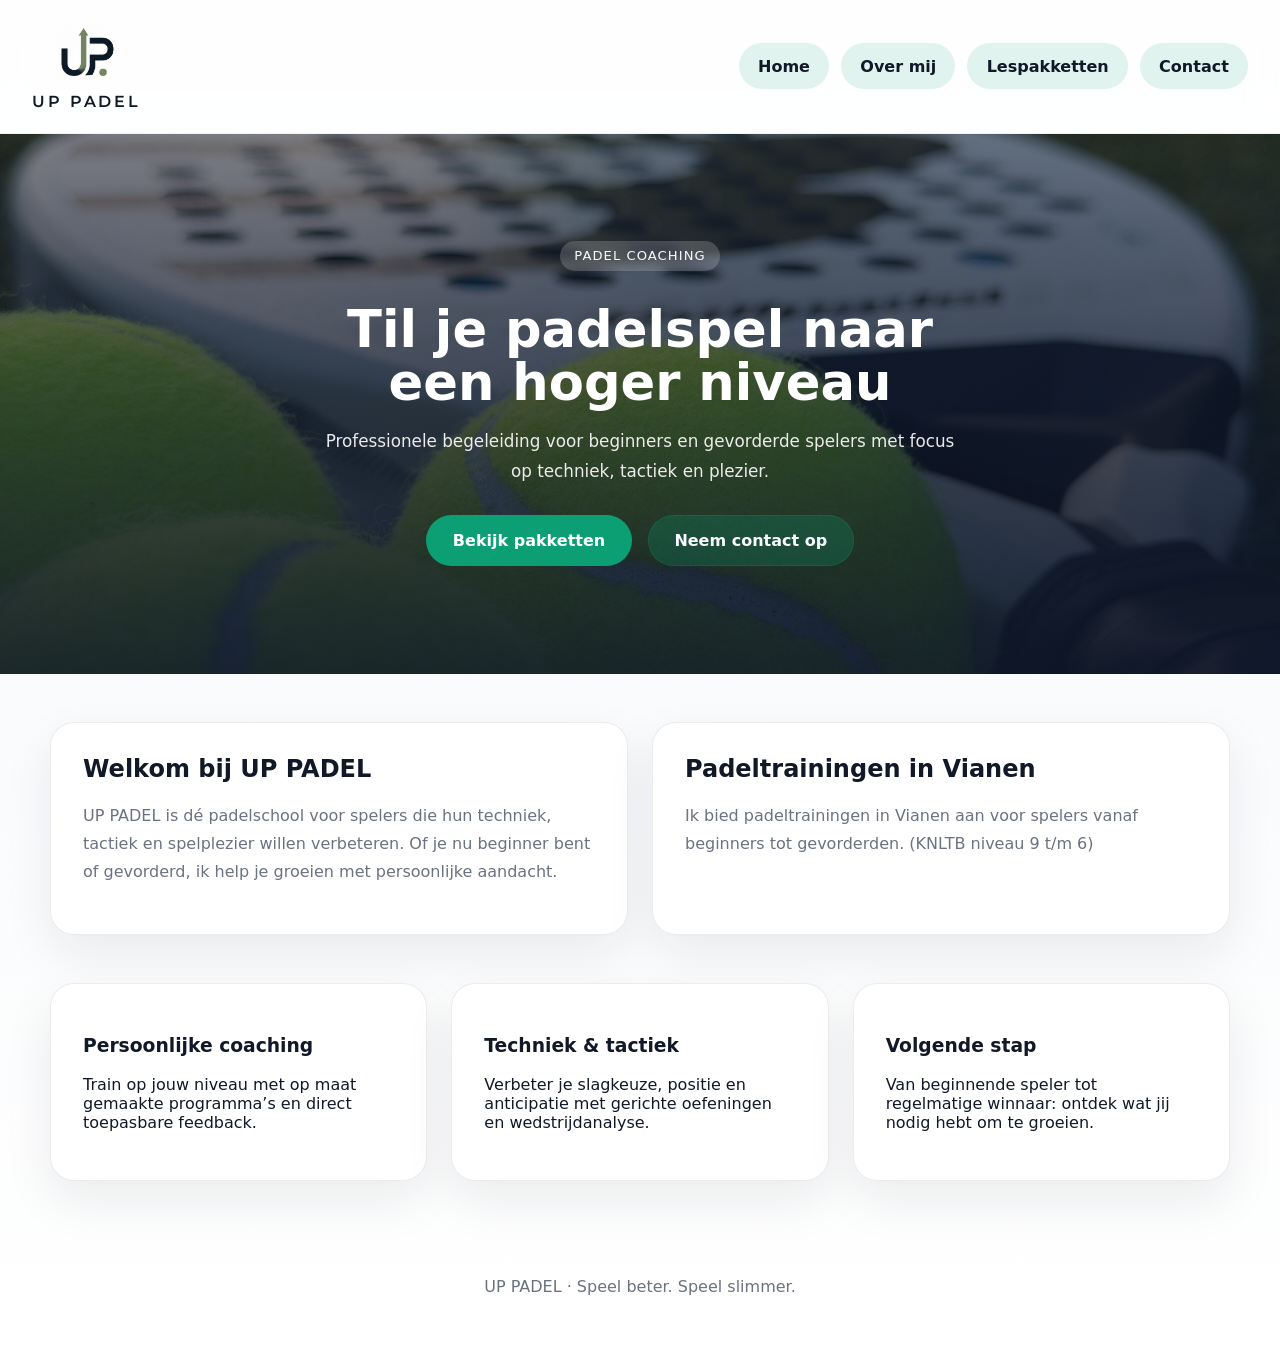
<file: index.html>
<!DOCTYPE html>
<html lang="nl">
<head>
  <meta charset="UTF-8">
  <meta name="viewport" content="width=device-width, initial-scale=1.0">
  <title>UP PADEL – Home</title>
  <link rel="stylesheet" href="style.css">
  <link rel="icon" type="image/png" href="img/favicon_edited.ico">
</head>
<body>
  <div class="page-shell">
    <header class="site-header">
      <a class="brand-link" href="index.html">
        <img class="brand-mark" src="img/Logo_only.png" alt="UPPADEL logo">
        <span class="brand-title">UP Padel</span>
      </a>
      <nav class="site-nav">
        <a href="index.html">Home</a>
        <a href="over.html">Over mij</a>
        <a href="pakketten.html">Lespakketten</a>
        <a href="contact.html">Contact</a>
      </nav>
    </header>

    <main>
      <section class="hero" style="background-image: url('img/index_bg.jpg');">
        <div class="hero-overlay"></div>
        <div class="hero-content">
          <span class="eyebrow">Padel coaching</span>
          <h1>Til je padelspel naar een hoger niveau</h1>
          <p>Professionele begeleiding voor beginners en gevorderde spelers met focus op techniek, tactiek en plezier.</p>
          <div class="hero-actions">
            <a class="button" href="pakketten.html">Bekijk pakketten</a>
            <a class="button button-secondary" href="contact.html">Neem contact op</a>
          </div>
        </div>
      </section>

      <section class="container intro-grid">
        <article class="card feature-card">
          <h2>Welkom bij UP PADEL</h2>
          <p>UP PADEL is dé padelschool voor spelers die hun techniek, tactiek en spelplezier willen verbeteren. Of je nu beginner bent of gevorderd, ik help je groeien met persoonlijke aandacht.</p>
        </article>

        <article class="card feature-card">
          <h2>Padeltrainingen in Vianen</h2>
          <p>Ik bied padeltrainingen in Vianen aan voor spelers vanaf beginners tot gevorderden. (KNLTB niveau 9 t/m 6)</p>
        </article>
      </section>

      <section class="container highlight-grid">
        <article class="card highlight-card">
          <h3>Persoonlijke coaching</h3>
          <p>Train op jouw niveau met op maat gemaakte programma’s en direct toepasbare feedback.</p>
        </article>
        <article class="card highlight-card">
          <h3>Techniek & tactiek</h3>
          <p>Verbeter je slagkeuze, positie en anticipatie met gerichte oefeningen en wedstrijdanalyse.</p>
        </article>
        <article class="card highlight-card">
          <h3>Volgende stap</h3>
          <p>Van beginnende speler tot regelmatige winnaar: ontdek wat jij nodig hebt om te groeien.</p>
        </article>
      </section>
    </main>

    <footer class="site-footer">
      <p>UP PADEL · Speel beter. Speel slimmer.</p>
    </footer>
  </div>
</body>
</html>
</file>
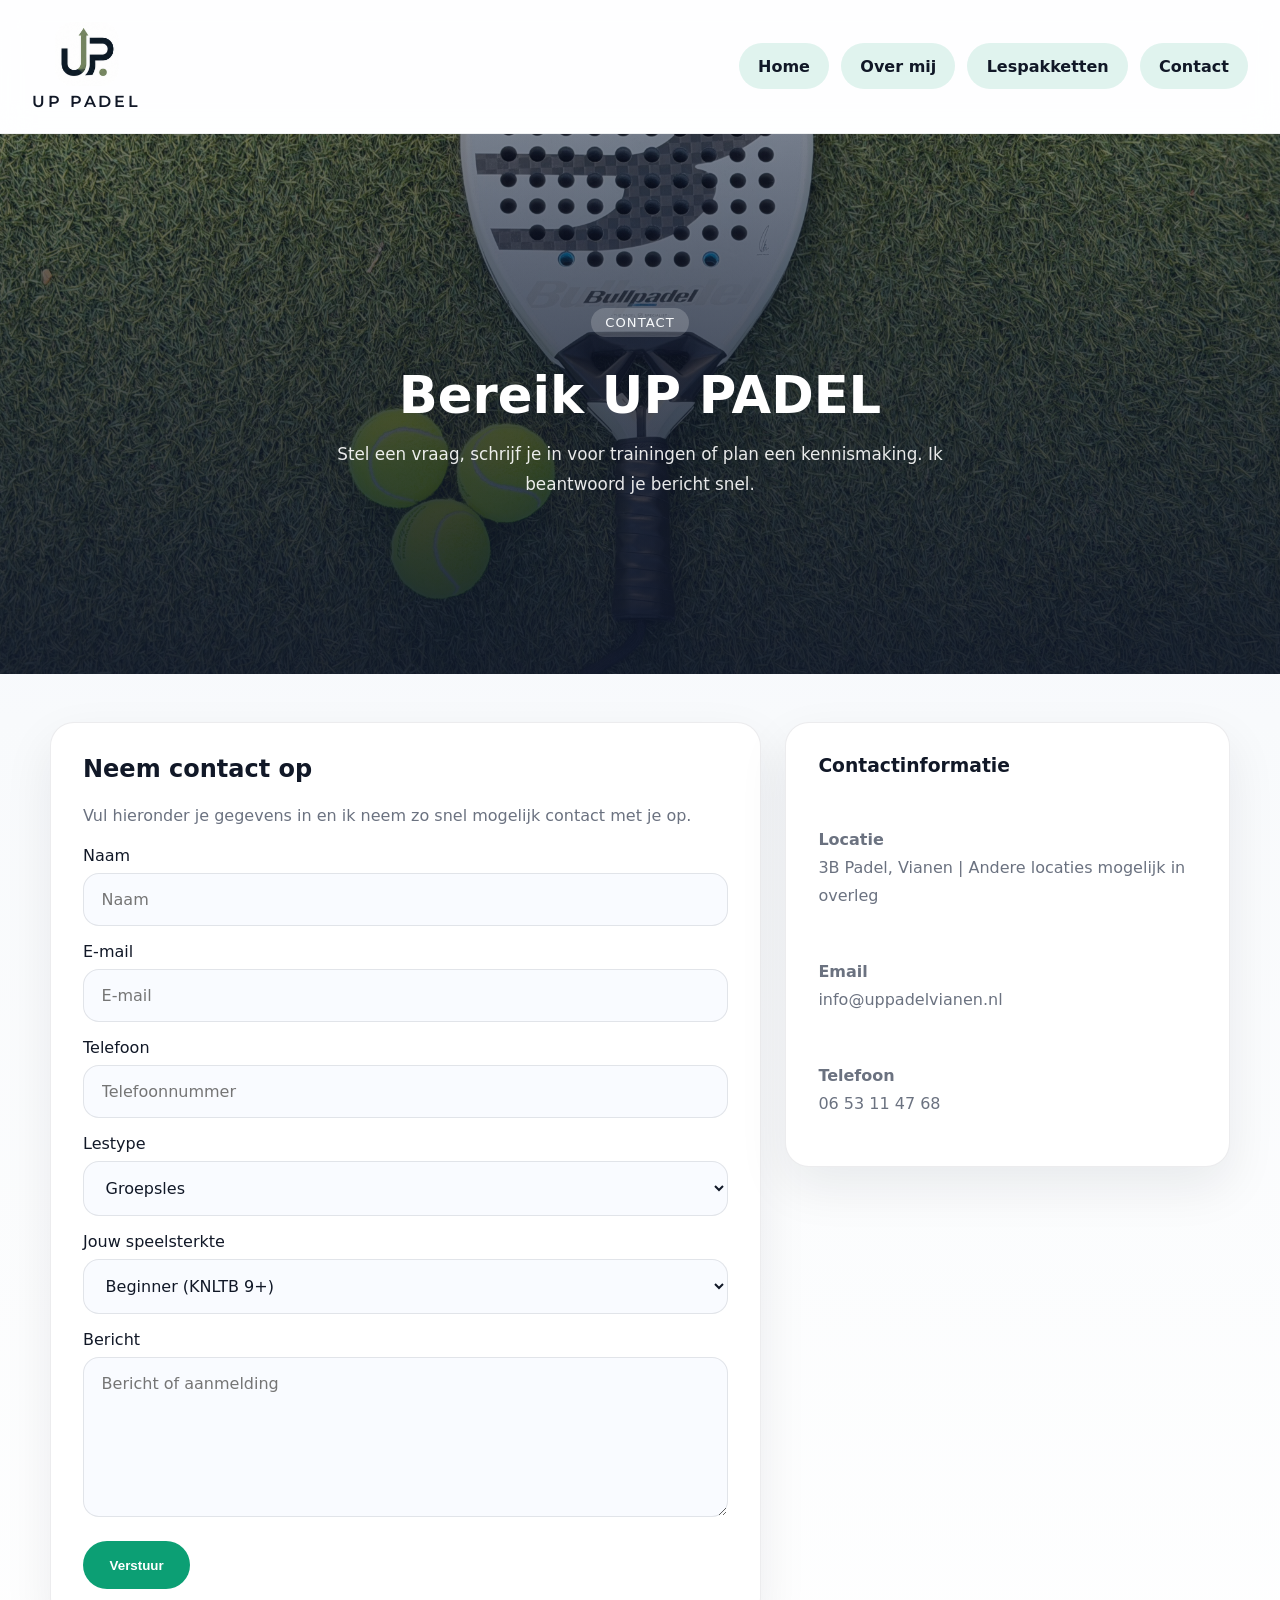
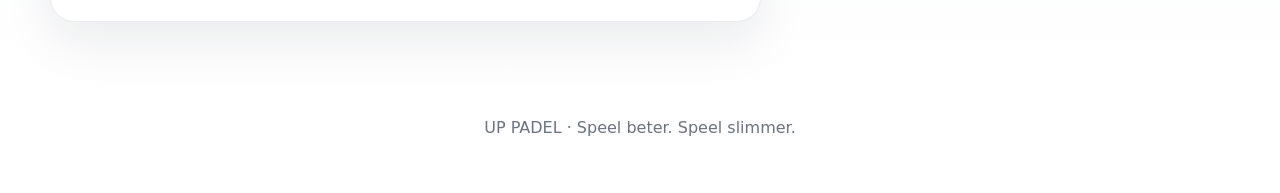
<file: contact.html>
<!DOCTYPE html>
<html lang="nl">
<head>
  <meta charset="UTF-8">
  <meta name="viewport" content="width=device-width, initial-scale=1.0">
  <title>Contact – UP PADEL</title>
  <link rel="stylesheet" href="style.css">
  <link rel="icon" type="image/png" href="img/favicon_edited.ico">
</head>
<body>
  <div class="page-shell">
    <header class="site-header">
      <a class="brand-link" href="index.html">
        <img class="brand-mark" src="img/Logo_only.png" alt="UPPADEL logo">
        <span class="brand-title">UP Padel</span>
      </a>
      <nav class="site-nav">
        <a href="index.html">Home</a>
        <a href="over.html">Over mij</a>
        <a href="pakketten.html">Lespakketten</a>
        <a href="contact.html">Contact</a>
      </nav>
    </header>

    <main>
      <section class="hero" style="background-image: url('img/contact_bg.jpg');">
        <div class="hero-overlay"></div>
        <div class="hero-content small">
          <span class="eyebrow">Contact</span>
          <h1>Bereik UP PADEL</h1>
          <p>Stel een vraag, schrijf je in voor trainingen of plan een kennismaking. Ik beantwoord je bericht snel.</p>
        </div>
      </section>

      <section class="container contact-grid">
        <article class="card contact-card">
          <h2>Neem contact op</h2>
          <p>Vul hieronder je gegevens in en ik neem zo snel mogelijk contact met je op.</p>
          <form action="https://formspree.io/f/xojzgbyb" method="POST">
            <label>
              <span>Naam</span>
              <input type="text" name="name" placeholder="Naam" required>
            </label>
            <label>
              <span>E-mail</span>
              <input type="email" name="email" placeholder="E-mail" required>
            </label>
            <label>
              <span>Telefoon</span>
              <input type="tel" name="phone" placeholder="Telefoonnummer">
            </label>
            <label>
              <span>Lestype</span>
              <select name="lestype" required>
                <option value="Groepsles">Groepsles</option>
                <option value="Individuele les">Individuele les</option>
                <option value="Clinic">Clinic</option>
                <option value="Anders">Anders</option>
              </select>
            </label>
            <label>
              <span>Jouw speelsterkte</span>
              <select name="speelsterkte" required>
                <option value="Beginner (KNLTB 9+)">Beginner (KNLTB 9+)</option>
                <option value="Gevorderd beginner (KNLTB 8)">Gevorderd beginner (KNLTB 8)</option>
                <option value="Laag intermediate (KNLTB 7)">Laag intermediate (KNLTB 7)</option>
                <option value="Intermediate (KNLTB 6)">Intermediate (KNLTB 6)</option>
                <option value="Weet ik niet">Weet ik niet</option>
                <option value="Niet van toepassing">Niet van toepassing</option>
              </select>
            </label>
            <label>
              <span>Bericht</span>
              <textarea name="message" rows="5" placeholder="Bericht of aanmelding" required></textarea>
            </label>
            <button type="submit">Verstuur</button>
          </form>
        </article>

        <aside class="card info-card">
          <h3>Contactinformatie</h3>
          <p><strong>Locatie</strong><br>3B Padel, Vianen | Andere locaties mogelijk in overleg</p>
          <p><strong>Email</strong><br>info@uppadelvianen.nl</p>
          <p><strong>Telefoon</strong><br>06 53 11 47 68</p>
        </aside>
      </section>
    </main>

    <footer class="site-footer">
      <p>UP PADEL · Speel beter. Speel slimmer.</p>
    </footer>
  </div>
</body>
</html>
</file>
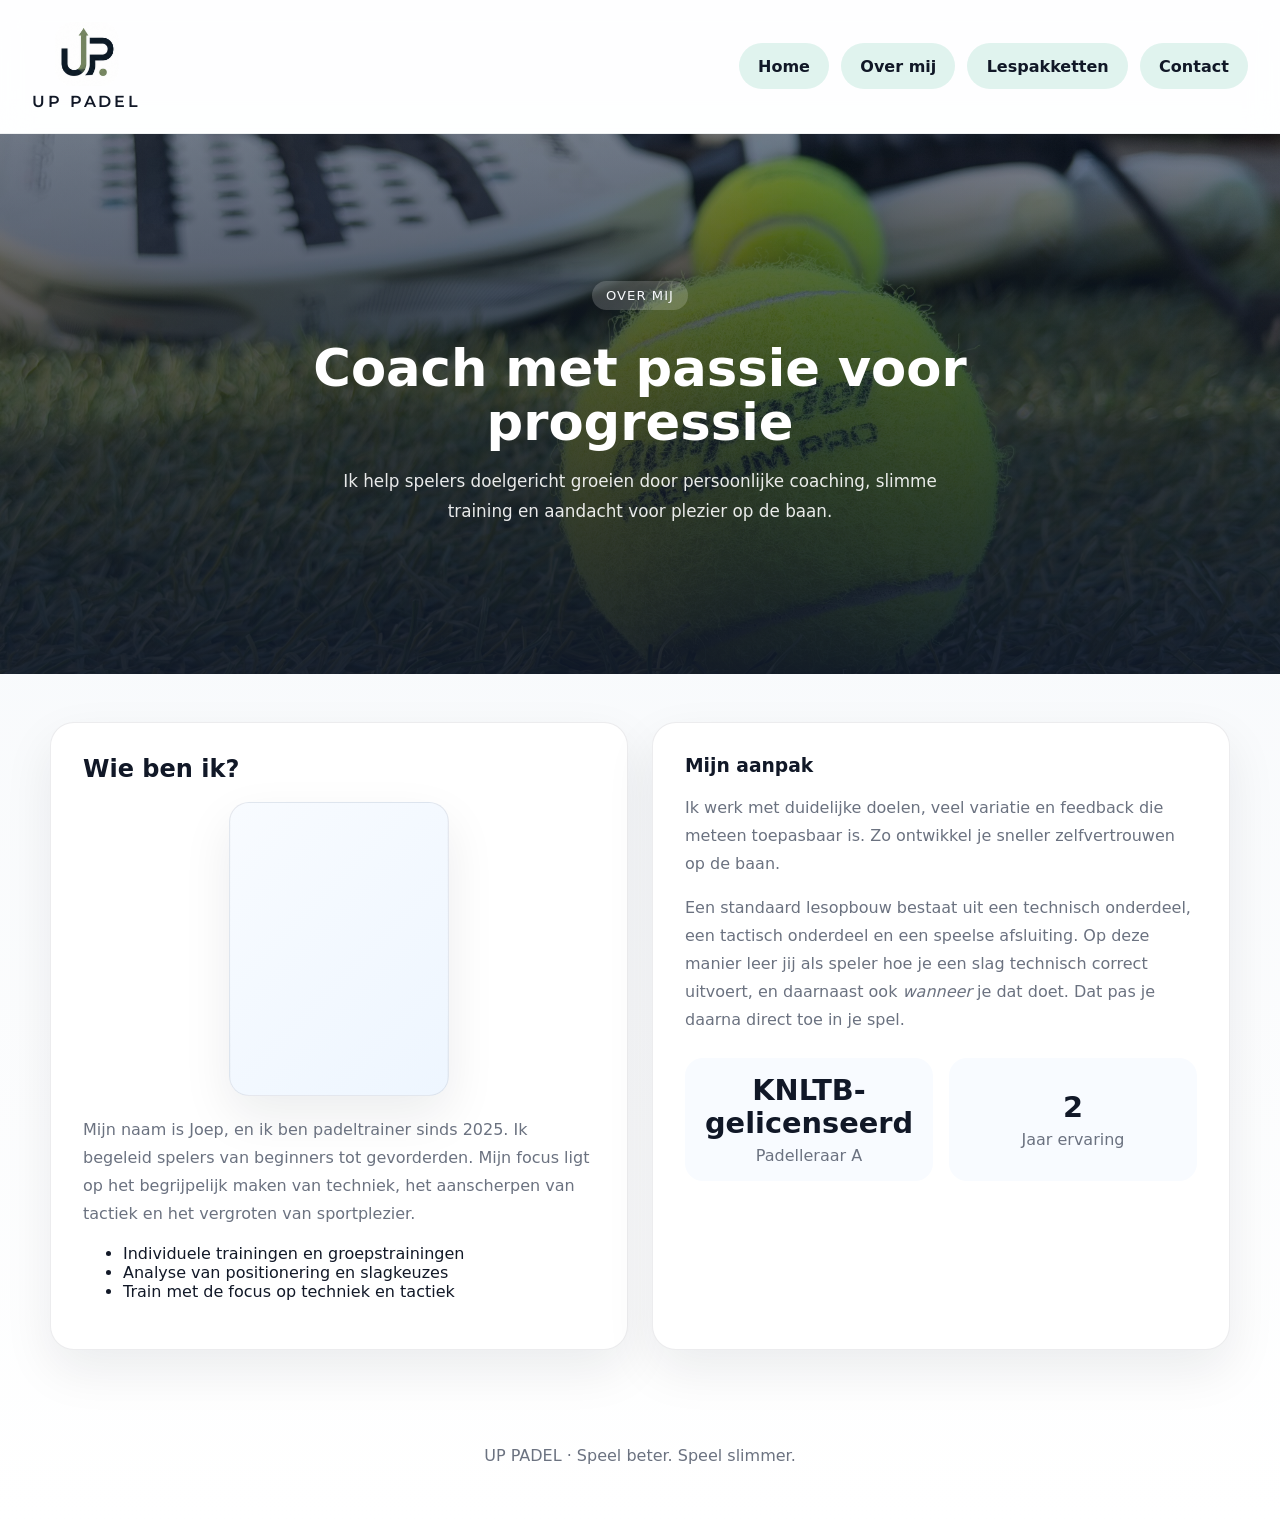
<file: over.html>
<!DOCTYPE html>
<html lang="nl">
<head>
  <meta charset="UTF-8">
  <meta name="viewport" content="width=device-width, initial-scale=1.0">
  <title>Over mij – UP PADEL</title>
  <link rel="stylesheet" href="style.css">
  <link rel="icon" type="image/png" href="img/favicon_edited.ico">
</head>
<body>
  <div class="page-shell">
    <header class="site-header">
      <a class="brand-link" href="index.html">
        <img class="brand-mark" src="img/Logo_only.png" alt="UPPADEL logo">
        <span class="brand-title">UP Padel</span>
      </a>
      <nav class="site-nav">
        <a href="index.html">Home</a>
        <a href="over.html">Over mij</a>
        <a href="pakketten.html">Lespakketten</a>
        <a href="contact.html">Contact</a>
      </nav>
    </header>

    <main>
      <section class="hero" style="background-image: url('img/overmij_bg.jpg');">
        <div class="hero-overlay"></div>
        <div class="hero-content small">
          <span class="eyebrow">Over mij</span>
          <h1>Coach met passie voor progressie</h1>
          <p>Ik help spelers doelgericht groeien door persoonlijke coaching, slimme training en aandacht voor plezier op de baan.</p>
        </div>
      </section>

      <section class="container about-grid">
        <article class="card about-card">
          <h2>Wie ben ik?</h2>
          <div class="profile-photo-frame">
            <img class="profile-photo" src="img/pasfotoleeg.png" alt="Pasfoto van Joep">
          </div>
          <p>Mijn naam is Joep, en ik ben padeltrainer sinds 2025. Ik begeleid spelers van beginners tot gevorderden. Mijn focus ligt op het begrijpelijk maken van techniek, het aanscherpen van tactiek en het vergroten van sportplezier.</p>
          <ul>
            <li>Individuele trainingen en groepstrainingen</li>
            <li>Analyse van positionering en slagkeuzes</li>
            <li>Train met de focus op techniek en tactiek</li>
          </ul>
        </article>

        <article class="card about-card">
          <h3>Mijn aanpak</h3>
          <p>Ik werk met duidelijke doelen, veel variatie en feedback die meteen toepasbaar is. Zo ontwikkel je sneller zelfvertrouwen op de baan.</p>
          <p>Een standaard lesopbouw bestaat uit een technisch onderdeel, een tactisch onderdeel en een speelse afsluiting. Op deze manier leer jij als speler hoe je een slag technisch correct uitvoert, en daarnaast ook <i>wanneer</i> je dat doet. Dat pas je daarna direct toe in je spel.</p>
          <div class="stat-grid">
            <div>
              <strong>KNLTB- gelicenseerd</strong>
              <span>Padelleraar A</span>
            </div>
            <div>
              <strong>2</strong>
              <span>Jaar ervaring</span>
            </div>
          </div>
        </article>
      </section>
    </main>

    <footer class="site-footer">
      <p>UP PADEL · Speel beter. Speel slimmer.</p>
    </footer>
  </div>
</body>
</html>
</file>
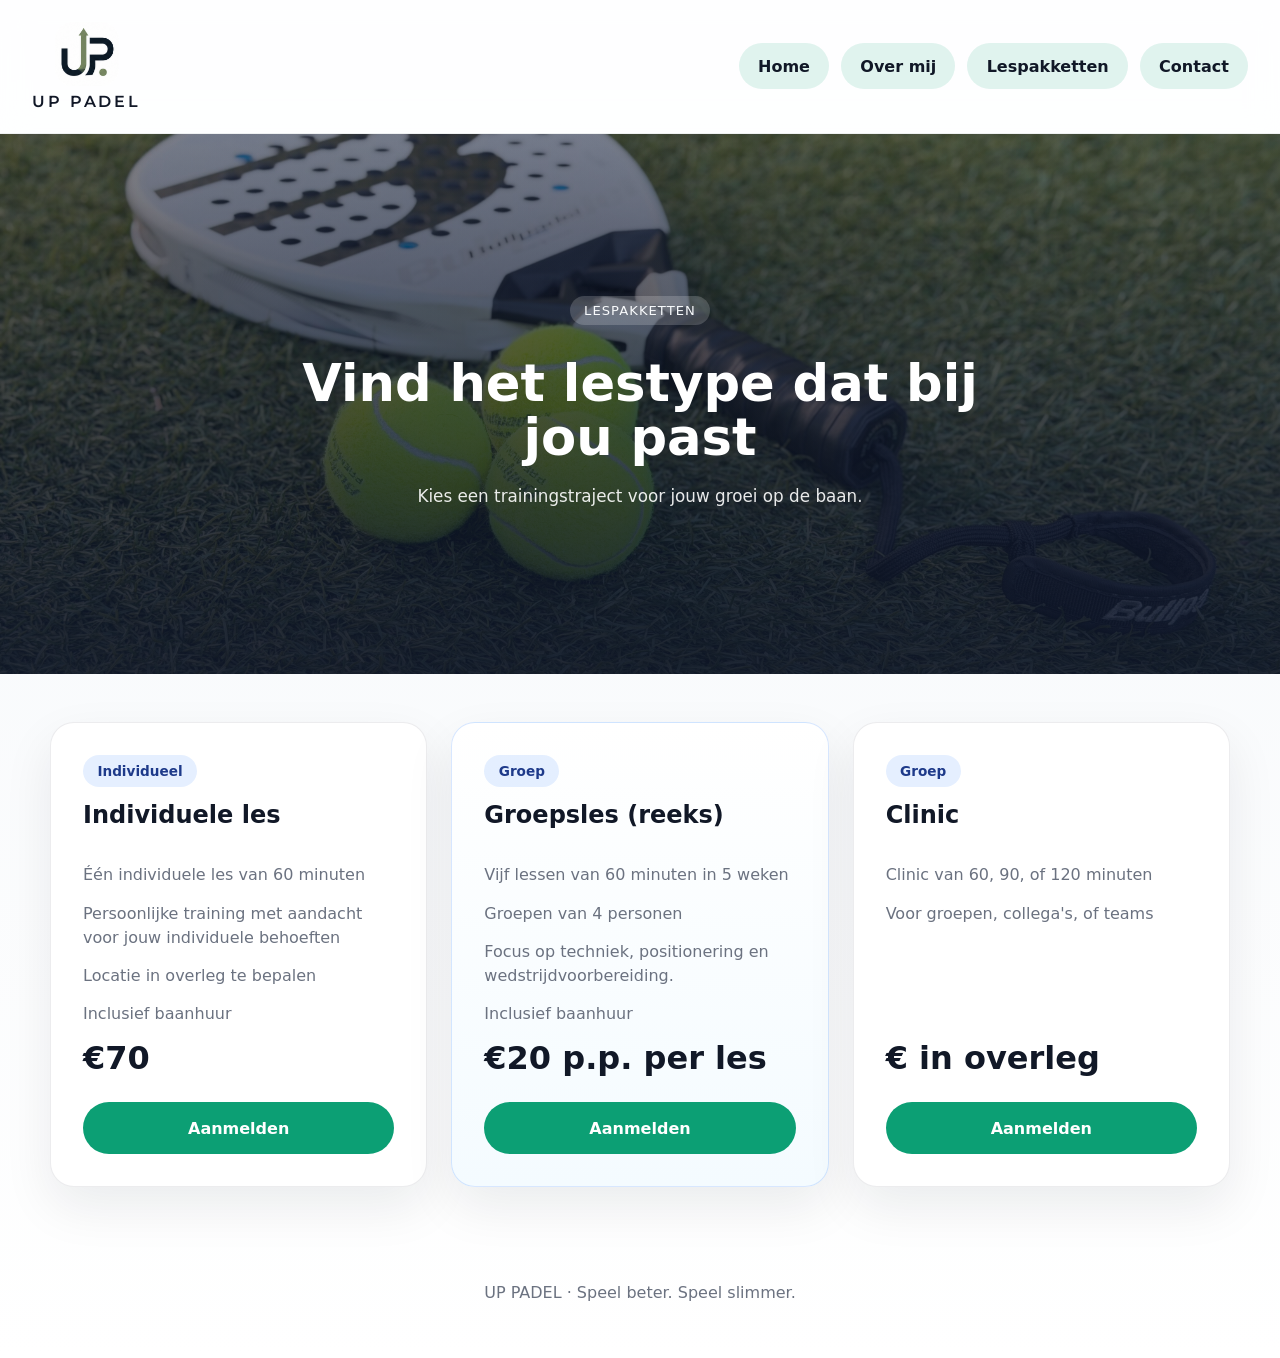
<file: pakketten.html>
<!DOCTYPE html>
<html lang="nl">
<head>
  <meta charset="UTF-8">
  <meta name="viewport" content="width=device-width, initial-scale=1.0">
  <title>Lespakketten – UP PADEL</title>
  <link rel="stylesheet" href="style.css">
  <link rel="icon" type="image/png" href="img/favicon_edited.ico">
</head>
<body>
  <div class="page-shell">
    <header class="site-header">
      <a class="brand-link" href="index.html">
        <img class="brand-mark" src="img/Logo_only.png" alt="UPPADEL logo">
        <span class="brand-title">UP Padel</span>
      </a>
      <nav class="site-nav">
        <a href="index.html">Home</a>
        <a href="over.html">Over mij</a>
        <a href="pakketten.html">Lespakketten</a>
        <a href="contact.html">Contact</a>
      </nav>
    </header>

    <main>
      <section class="hero" style="background-image: url('img/paketten_bg.jpg');">
        <div class="hero-overlay"></div>
        <div class="hero-content small">
          <span class="eyebrow">Lespakketten</span>
          <h1>Vind het lestype dat bij jou past</h1>
          <p>Kies een trainingstraject voor jouw groei op de baan.</p>
        </div>
      </section>

      <section class="container pricing-grid">
        <article class="card pricing-card">
          <span class="package-label">Individueel</span>
          <h2>Individuele les</h2>
          <p>Één individuele les van 60 minuten</p>
          <p>Persoonlijke training met aandacht voor jouw individuele behoeften</p>
          <p>Locatie in overleg te bepalen</p>
          <p>Inclusief baanhuur</p>
          <strong>€70</strong>
          <a href="contact.html" class="button">Aanmelden</a>
        </article>

        <article class="card pricing-card featured">
          <span class="package-label">Groep</span>
          <h2>Groepsles (reeks)</h2>
          <p>Vijf lessen van 60 minuten in 5 weken</p>
          <p>Groepen van 4 personen</p>
          <p>Focus op techniek, positionering en wedstrijdvoorbereiding.</p>
          <p>Inclusief baanhuur</p>
          <strong>€20 p.p. per les</strong>
          <a href="contact.html" class="button">Aanmelden</a>
        </article>

        <article class="card pricing-card">
          <span class="package-label">Groep</span>
          <h2>Clinic</h2>
          <p>Clinic van 60, 90, of 120 minuten</p>
          <p>Voor groepen, collega's, of teams</p>
          <strong>€ in overleg</strong>
          <a href="contact.html" class="button">Aanmelden</a>
        </article>
      </section>
    </main>

    <footer class="site-footer">
      <p>UP PADEL · Speel beter. Speel slimmer.</p>
    </footer>
  </div>
</body>
</html>
</file>
<file: style.css>
@import url('https://fonts.googleapis.com/css2?family=Montserrat:wght@600&display=swap');
@import url('https://fonts.cdnfonts.com/css/tt-ramillas');

:root {
  color-scheme: dark;
  font-family: Inter, system-ui, -apple-system, BlinkMacSystemFont, "Segoe UI", sans-serif;
  color: #111827;
  background: #f4f6fa;
  accent-color: #00c896;

  --surface: #ffffff;
  --surface-soft: #f8fbff;
  --surface-strong: #eef4ff;
  --text: #111827;
  --muted: #6b7280;
  --border: rgba(15, 23, 42, 0.08);
  --shadow: 0 20px 50px rgba(15, 23, 42, 0.08);
  --primary: #0c9f74;
  --primary-dark: #04785f;
  --accent: #2b7dff;
}

* {
  box-sizing: border-box;
}

html {
  scroll-behavior: smooth;
}

body {
  margin: 0;
  min-height: 100vh;
  background: linear-gradient(180deg, #eef2ff 0%, #f8fafc 40%, #ffffff 100%);
  color: var(--text);
}

img {
  max-width: 100%;
  display: block;
}

a {
  color: inherit;
  text-decoration: none;
}

button,
.button {
  display: inline-flex;
  align-items: center;
  justify-content: center;
  gap: 0.5rem;
  padding: 0.95rem 1.6rem;
  border-radius: 999px;
  border: 1px solid transparent;
  background: var(--primary);
  color: white;
  font-weight: 600;
  cursor: pointer;
  transition: transform 180ms ease, background-color 180ms ease, box-shadow 180ms ease;
}

.button:hover,
button:hover {
  transform: translateY(-1px);
  background: var(--primary-dark);
  box-shadow: 0 14px 30px rgba(12, 159, 116, 0.16);
}

.button-secondary {
  background: rgba(12, 159, 116, 0.24);
  color: #f8fbff;
  border-color: rgba(12, 159, 116, 0.22);
}

.button-secondary:hover {
  background: rgba(12, 159, 116, 0.36);
}

.page-shell {
  min-height: 100vh;
  display: flex;
  flex-direction: column;
}

.site-header {
  position: sticky;
  top: 0;
  z-index: 10;
  display: flex;
  align-items: center;
  justify-content: space-between;
  gap: 1rem;
  padding: 1.35rem 2rem;
  background: rgba(255, 255, 255, 0.92);
  backdrop-filter: blur(14px);
  border-bottom: 1px solid rgba(15, 23, 42, 0.06);
}

.brand-link {
  display: inline-flex;
  flex-direction: column;
  gap: 0.4rem;
  align-items: center;
}

.brand-mark {
  width: 64px;
  height: 64px;
  border-radius: 18px;
  object-fit: contain;
}

.brand-title {
  font-family: "Montserrat", "TT Ramillas", Inter, system-ui, sans-serif;
  font-size: 1rem;
  font-weight: 600;
  letter-spacing: 0.18em;
  text-transform: uppercase;
  color: var(--text);
}

.site-nav {
  display: flex;
  flex-wrap: wrap;
  gap: 0.75rem;
}

.site-nav a {
  display: inline-flex;
  align-items: center;
  justify-content: center;
  padding: 0.85rem 1.2rem;
  border-radius: 999px;
  background: rgba(12, 159, 116, 0.12);
  color: var(--text);
  font-weight: 700;
  transition: transform 180ms ease, background-color 180ms ease, color 180ms ease;
}

.site-nav a:hover,
.site-nav a:focus-visible {
  background: var(--primary);
  color: white;
  transform: translateY(-1px);
}

.hero,
.page-hero {
  position: relative;
  min-height: 60vh;
  display: grid;
  place-items: center;
  background-size: cover;
  background-position: center;
  color: white;
}

.hero::before,
.page-hero::before {
  content: "";
  position: absolute;
  inset: 0;
  background: linear-gradient(180deg, rgba(15, 23, 42, 0.42), rgba(15, 23, 42, 0.82));
  z-index: 0;
}

.hero-overlay {
  position: absolute;
  inset: 0;
  background: linear-gradient(180deg, rgba(15, 23, 42, 0.18), rgba(15, 23, 42, 0.5));
  z-index: 0;
}

.hero-content,
.page-hero .hero-content {
  position: relative;
  max-width: 760px;
  padding: 2rem;
  text-align: center;
  background: transparent;
  border: none;
  backdrop-filter: none;
  z-index: 1;
}

.page-hero-soft {
  background: linear-gradient(180deg, rgba(8, 12, 22, 0.72), rgba(8, 12, 22, 0.94));
}

.hero-content h1,
.page-hero .hero-content h1 {
  font-size: clamp(2.5rem, 4vw, 4rem);
  margin: 1rem 0 1rem;
  line-height: 1.05;
}

.eyebrow {
  display: inline-flex;
  margin-bottom: 1rem;
  padding: 0.45rem 0.9rem;
  border-radius: 999px;
  background: rgba(255, 255, 255, 0.18);
  color: #f8fafc;
  font-size: 0.82rem;
  letter-spacing: 0.08em;
  text-transform: uppercase;
}

.hero-content p,
.page-hero .hero-content p {
  max-width: 40rem;
  margin: 0 auto;
  color: rgba(255, 255, 255, 0.9);
  font-size: 1.05rem;
  line-height: 1.8;
}

.hero-actions {
  margin-top: 1.75rem;
  display: flex;
  flex-wrap: wrap;
  justify-content: center;
  gap: 1rem;
}

.container {
  width: min(1180px, calc(100% - 2rem));
  margin: 0 auto;
}

.main-section {
  margin-top: 3rem;
}

.card {
  background: var(--surface);
  border: 1px solid var(--border);
  border-radius: 24px;
  box-shadow: var(--shadow);
  padding: 2rem;
}

.intro-grid,
.highlight-grid,
.contact-grid,
.about-grid,
.pricing-grid {
  display: grid;
  gap: 1.5rem;
  margin: 3rem auto;
}

.intro-grid {
  grid-template-columns: repeat(auto-fit, minmax(280px, 1fr));
}

.highlight-grid {
  grid-template-columns: repeat(auto-fit, minmax(220px, 1fr));
}

.highlight-card {
  transition: transform 220ms ease, border-color 220ms ease;
}

.highlight-card:hover {
  transform: translateY(-4px);
  border-color: rgba(12, 159, 116, 0.2);
}

.feature-card h2,
.about-card h2,
.pricing-card h2,
.contact-card h2 {
  margin-top: 0;
}

.feature-card p,
.about-card p,
.pricing-card p,
.contact-card p,
.info-card p {
  color: var(--muted);
  line-height: 1.75;
}

.contact-grid {
  grid-template-columns: minmax(280px, 1.6fr) minmax(220px, 1fr);
  align-items: start;
}

.pricing-grid {
  grid-template-columns: repeat(auto-fit, minmax(240px, 1fr));
}

.pricing-card {
  display: flex;
  flex-direction: column;
  gap: 0.9rem;
  min-height: 100%;
}

.pricing-card p {
  margin: 0;
  line-height: 1.5;
}

.pricing-card strong {
  display: block;
  margin: 0;
  margin-top: auto;
  font-size: 1.85rem;
  line-height: 1.1;
}

.pricing-card a.button,
.pricing-card a.button-secondary {
  margin-top: 0.75rem;
}

.pricing-card.featured {
  background: linear-gradient(180deg, #ffffff 0%, #f4fbff 100%);
  border-color: rgba(43, 125, 255, 0.18);
}

.package-label {
  display: inline-flex;
  align-items: center;
  justify-content: center;
  width: fit-content;
  padding: 0.5rem 0.9rem;
  border-radius: 999px;
  background: rgba(43, 125, 255, 0.12);
  color: #1e3a8a;
  font-size: 0.85rem;
  font-weight: 700;
}

.pricing-card strong {
  font-size: 2rem;
  color: var(--text);
}

.info-card {
  display: grid;
  gap: 1rem;
}

.info-card h3,
.about-card h3 {
  margin-top: 0;
}

.contact-card label {
  display: grid;
  gap: 0.5rem;
  margin-bottom: 1rem;
  color: var(--text);
}

.contact-card input,
.contact-card textarea,
.contact-card select {
  width: 100%;
  padding: 1rem 1.1rem;
  border-radius: 16px;
  border: 1px solid rgba(15, 23, 42, 0.1);
  background: #f9fbff;
  color: var(--text);
  font: inherit;
}

.contact-card textarea {
  min-height: 160px;
  resize: vertical;
}

.contact-card button {
  margin-top: 0.5rem;
}

.about-grid {
  grid-template-columns: repeat(auto-fit, minmax(280px, 1fr));
}

.profile-photo-frame {
  display: flex;
  justify-content: center;
  margin-bottom: 1.25rem;
}

.profile-photo {
  width: min(220px, 100%);
  aspect-ratio: 3 / 4;
  object-fit: cover;
  border-radius: 20px;
  border: 1px solid rgba(15, 23, 42, 0.08);
  box-shadow: var(--shadow);
  background: linear-gradient(135deg, #f8fbff 0%, #eef6ff 100%);
}

.stat-grid {
  display: grid;
  grid-template-columns: repeat(2, minmax(0, 1fr));
  gap: 1rem;
  margin-top: 1.5rem;
  align-items: stretch;
}

.stat-grid div {
  display: flex;
  flex-direction: column;
  justify-content: center;
  align-items: center;
  min-height: 118px;
  background: var(--surface-soft);
  border-radius: 18px;
  padding: 1rem 1.25rem;
  text-align: center;
  word-break: break-word;
  hyphens: auto;
}

.stat-grid strong {
  display: block;
  font-size: 1.8rem;
  margin-bottom: 0.35rem;
  line-height: 1.15;
}

.stat-grid span {
  color: var(--muted);
}

.site-footer {
  margin-top: auto;
  padding: 2rem 2rem 2.5rem;
  text-align: center;
  color: var(--muted);
}

@media (max-width: 840px) {
  .site-header {
    flex-direction: column;
    align-items: flex-start;
  }

  .site-nav {
    width: 100%;
    justify-content: flex-start;
  }

  .contact-grid {
    grid-template-columns: 1fr;
  }
}

@media (max-width: 640px) {
  .hero-content,
  .page-hero .hero-content {
    padding: 1.5rem;
  }

  .hero-content h1,
  .page-hero .hero-content h1 {
    font-size: 2.25rem;
  }

  .stat-grid {
    grid-template-columns: 1fr;
  }

  .site-header {
    padding: 1rem 1.25rem;
  }

  .site-footer,
  .container {
    padding-left: 1rem;
    padding-right: 1rem;
  }
}
</file>
